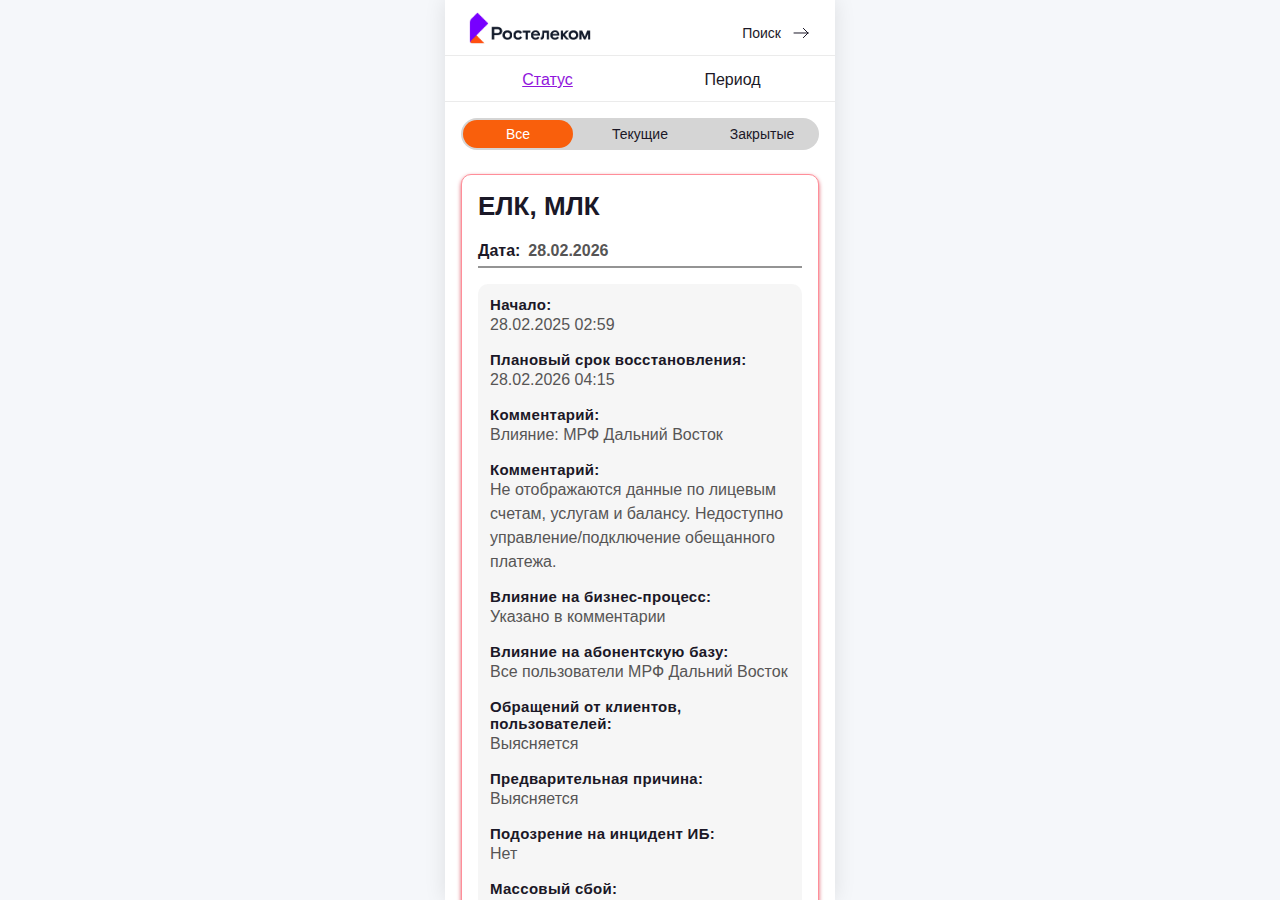
<file: index.html>
<!DOCTYPE html>
<html lang="ru">
<head>
    <meta charset="UTF-8">
    <meta name="viewport" content="width=device-width, initial-scale=1.0, maximum-scale=1.0, user-scalable=yes">
    <title>Ростелеком. Аварии.</title>
    <link rel="stylesheet" href="style.css">
    <link rel="stylesheet" href="search.css">
</head>
<body>
    <div class="phone-frame">

        <header class="header">
            <div class="logo-container">
                <img src="files/Logo.png">
            </div>
            <div class="header-right">
                <button class="header-search-btn" id="globalSearchBtn">
                    <span class="search-text-header">Поиск</span>
                    <img src="files/arrow-come.svg">
                </button>
            </div>
        </header>

        
        <div class="tabs-container main-tabs">
            <button class="tab-button active" data-tab="tab1">Статус</button>
            <button class="tab-button" data-tab="tab2">Период</button>
        </div>

        <main class="content" id="mainContent">
            <div id="tab1" class="tab-content active-tab">
                <div class="inner-tabs-container section1-tabs">
                    <button class="inner-tab-button active" data-section="1" data-inner-tab="all-cards">Все</button>
                    <button class="inner-tab-button" data-section="1" data-inner-tab="open-cards">Текущие</button>
                    <button class="inner-tab-button" data-section="1" data-inner-tab="closed-cards">Закрытые</button>
                </div>
                <div id="all-cards" class="inner-tab-content active-inner-tab" data-section="1">
                    <div class="cards-container" id="allCardsContainer"></div>
                </div>
                <div id="open-cards" class="inner-tab-content" data-section="1">
                    <div class="cards-container" id="openCardsContainer"></div>
                </div>
                <div id="closed-cards" class="inner-tab-content" data-section="1">
                    <div class="cards-container" id="closedCardsContainer"></div>
                </div>
            </div>

            <div id="tab2" class="tab-content">
                <div class="inner-tabs-container section2-tabs">
                    <button class="inner-tab-button active" data-section="2" data-inner-tab="today-cards">Сегодня</button>
                    <button class="inner-tab-button" data-section="2" data-inner-tab="week-cards">Неделя</button>
                    <button class="inner-tab-button" data-section="2" data-inner-tab="month-cards">Месяц</button>
                </div>
                <div id="today-cards" class="inner-tab-content active-inner-tab" data-section="2">
                    <div class="cards-container" id="todayCardsContainer"></div>
                </div>
                <div id="week-cards" class="inner-tab-content" data-section="2">
                    <div class="cards-container" id="weekCardsContainer"></div>
                </div>
                <div id="month-cards" class="inner-tab-content" data-section="2">
                    <div class="cards-container" id="monthCardsContainer">
                    </div>
                </div>
  
            </div>
        </main>
    </div>

    <template id="card-template">
        <div class="card" data-card-id="" data-status="">
            <div class="card-header">
                <h3 class="card-title"></h3>
            </div>
            <div class="card-date">
                <span class="date-label">Дата:</span>
                <span class="date-value"></span>
            </div>
            <div class="card-characteristics"></div>
            <div class="card-actions"></div>
        </div>
    </template>

    <script src="cards.js"></script>
    <script src="script.js"></script>
</body>
</html>
</file>
<file: style.css>
* {
    margin: 0;
    padding: 0;
    box-sizing: border-box;
}

body {
    font-family: -apple-system, BlinkMacSystemFont, 'Segoe UI', Roboto, Helvetica, Arial, sans-serif;
    background: #f5f7fa;
    min-height: 100vh;
    display: flex;
    flex-direction: column;
}

.phone-frame {
    max-width: 390px;
    width: 100%;
    margin: 0 auto;
    background: white;
    box-shadow: 0 0 20px rgba(0,0,0,0.1);
    height: 100vh;
    display: flex;
    flex-direction: column;
    position: relative;
    overflow: hidden;
}

.header {
    width: 100%;
    height: 56px;
    background-color: #ffffff;
    border-bottom: 1px solid rgba(0, 0, 0, 0.08);
    flex-shrink: 0;
    display: flex;
    align-items: center;
    justify-content: space-between;
    padding: 0 12px 0 16px;
}
.logo-container {
    display: flex;
    align-items: left;
    gap: 8px;
    width: 137px;
    height: 48px;
}
.header-search-btn {
    display: flex;
    align-items: center;
    gap: 6px;
    background: transparent;
    border: none;
    padding: 8px 8px;
    cursor: pointer;
    transition: all 0.2s ease;
    -webkit-tap-highlight-color: transparent;
    margin-top: 10px;
}
.search-icon-header {
    font-size: 28px;
    color: #1B1827;
}
.search-text-header {
    font-size: 14px;
    font-weight: 500;
    color: #1B1827;
}

/*Внешние табы*/
.main-tabs {
    margin-top: 10px;
    height: 36px;
    display: flex;
    width: 100%;
    background-color: transparent;
    flex-shrink: 0;
    padding: 0 16px;
    gap: 12px;
    border-bottom: 0.5px solid rgba(0, 0, 0, 0.08);   
}
.tab-button {
    flex: 1;
    height: 28px;
    background-color: transparent;
    border: none;
    border-radius: 30px;
    font-size: 16px;
    font-weight: 500;
    color: #1B1827;
    cursor: pointer;
    transition: all 0.2s ease;
    -webkit-tap-highlight-color: transparent;
}
.tab-button.active {
    background-color: transparent;
    color: #9015DC;
    text-decoration: underline;
}

/*Внутренние табы*/
.inner-tabs-container {
    height: 32px;
    border-radius: 16px;
    display: flex;
    width: 100%;
    background-color: #d5d5d5;
    flex-shrink: 0;
    padding: 0px 0 8px 0;
    gap: 8px;
    margin-top: -4px;
    margin-bottom: 8px;
}
.inner-tab-button {
    margin-top: 2px;
    margin-left: 2px;
    margin-right: 2px;
    flex: 1;
    height: 28px;
    background-color: transparent;
    border: none;
    border-radius: 14px;
    font-size: 14px;
    font-weight: 400;
    color: #1B1827;
    cursor: pointer;
    transition: all 0.2s ease;
    -webkit-tap-highlight-color: transparent;
}
.inner-tab-button.active {
    background-color: #F95F0C;
    font-weight: 500;
    color: white;
}

/* Карточки */
.cards-container {
    display: flex;
    flex-direction: column;
    gap: 30px;
    width: 100%;
}
.card, .result-card {
    background: white;
    border-radius: 10px;
    padding: 16px;
    transition: all 0.2s ease;
    width: 100%;
    display: flex;
    flex-direction: column;
    gap: 20px;
}
.card[data-status="open"], .result-card[data-status="open"] {
    border: 1.5px solid #FF8E99;
    box-shadow: 0 2px 4px #dc5c69;
}
.card[data-status="closed"], .result-card[data-status="closed"] {
    border: 1.5px solid #93F3B5;
    box-shadow: 0 3px 5px #82dcaf;
}
.card-header, .result-card-header {
    display: flex;
    justify-content: space-between;
    align-items: center;
    padding-bottom: 12px;
}
.card-title, .result-card-title {
    font-size: 26px;
    font-weight: 700;
    color: #1B1827;
    margin: 0;
}
.card-date {
    display: flex;
    align-items: center;
    gap: 8px;
    padding: 0 0 6px 0;
    border-bottom: 2px solid #949494;
    margin-bottom: 4px;
    margin-top: -12px;
    font-size: 16px;
}
.card-date .date-label {
    color: #1B1827;
    font-weight: 600;
}
.card-date .date-value {
    color: #565555;
    font-weight: 600;
}
.card-characteristics, .result-card-chars {
    margin-top: -8px;
    display: flex;
    flex-direction: column;
    gap: 6px;
    padding: 8px 0;
    background:#e0dfdf4a;
    border-radius: 10px;
}
.characteristic-item, .result-card-char-item {
    display: flex;
    flex-direction: column;
    /*gap: 4px;*/
    padding: 4px 12px;
    font-size: 12px;
    width: 100%;
}
.characteristic-name, .result-card-char-name {
    color: #1B1827;
    font-weight: 600;
    font-size: 15px;
    letter-spacing: 0.3px;
}
.characteristic-value, .result-card-char-value {
    color: #565555;
    font-weight: 400;
    font-size: 16px;
    line-height: 1.5;
    word-wrap: break-word; 
    overflow-wrap: break-word; 
    white-space: normal; 
    width: 100%;
}
.characteristic-value-long, .result-card-char-value-long {
    max-height: none; 
    overflow: visible; 
}
.card-actions, .result-card-actions {
    display: flex;
    gap: 12px;
    justify-content: flex;
    border-top: 2px solid #949494; 
    padding-top: 12px;
}
.card-btn, .result-card-btn {
    padding: 16px 40px;
    margin-top: 16px;
    border: none;
    border-radius: 6px;
    font-size: 14px;
    font-weight: 500;
    cursor: pointer;
    transition: all 0.2s ease;
    display: flex;
    align-items: center;
    justify-content: space-between;
    gap:16px;
    min-width: 120px;
    height: 28px;
}
.btn-delete, .btn-delete-result { 
    margin-right: auto;
    background-color: #ed7d88;
    color: #1B1827;
    border: 1px solid #ffdbdb;
}
.btn-status, .btn-status-result {
    margin-left: auto;
    background-color: #7cabf2;
    color: #1B1827;
    border: 1px solid #d1e4fa;
}


/* Основная область*/
.content {
    flex: 1;
    overflow-y: auto;
    -webkit-overflow-scrolling: touch;
    background-color: #ffffff;
    padding: 20px 16px;
    display: flex;
    flex-direction: column;
    gap: 16px;
    scrollbar-width: thin;
    scrollbar-color: #cbd0da #f2f4f8;
}
.tab-content {
    display: none;
    flex-direction: column;
    gap: 16px;
    width: 100%;
}
.tab-content.active-tab {
    display: flex;
}
.inner-tab-content {
    display: none;
}
.inner-tab-content.active-inner-tab {
    display: block;
}
</file>
<file: search.css>
.search-page {
    max-width: 390px;
    width: 100%;
    margin: 0 auto;
    background: white;
    height: 100vh;
    display: flex;
    flex-direction: column;
    box-shadow: 0 0 20px rgba(0,0,0,0.1);
    position: relative;
    overflow: hidden;
}

/* Заголовок страницы поиска */
.search-header {
    display: flex;
    height: 56px;
    align-items: center;
    padding: 16px;
    gap: 12px;
    border-bottom: 2px solid rgba(0, 0, 0, 0.08);
    background: white;
    position: sticky;
    top: 0;
    z-index: 10;
}

.back-button {
    width: 28px;
    height: 28px;
    background: transparent;
    border: none;
    cursor: pointer;
    display: flex;
    align-items: center;
    justify-content: center;
    color: #1a2639;
    transition: all 0.2s ease;
    -webkit-tap-highlight-color: transparent;
    margin-top: 10px;
}

/*.back-button:active {
    background: #e0e4ec;
    transform: scale(0.95);
}*/

.search-title {
    font-size: 18px;
    font-weight: 600;
    color: #1a2639;
    margin: 0;
}

/* Основной контейнер контента */
.search-page-container {
    flex: 1;
    overflow-y: auto;
    -webkit-overflow-scrolling: touch;
    padding: 20px 16px;
    display: flex;
    flex-direction: column;
    gap: 16px;
}

/* Обертка для поля поиска */
.search-page-input-wrapper {
    display: flex;
    align-items: center;
    height: 42px;
    background-color: transparent;
    border-radius: 6px;
    padding: 0 16px;
    border: 1px solid #F95F0C;
    transition: all 0.2s ease;
}

.search-page-input-wrapper:focus-within {
    border: 1px solid #F95F0C;
    box-shadow: 0 0 0 5px rgba(253, 89, 1, 0.1);
    background-color: transparent;
}

/*.search-page-icon {
    color: #8a99ae;
    font-size: 18px;
    margin-right: 8px;
}*/

.search-page-input {
    flex: 1;
    height: 52px;
    border: none;
    background: transparent;
    font-size: 16px;
    color: #1B1827;
    outline: none;
    padding: 0 4px;
}

/*.search-page-input::placeholder {
    color: #9aa8bb;
    font-size: 15px;
}*/

.search-page-clear {
    width: 24px;
    height: 24px;
    border-radius: 50%;
    background-color: #4d81ce;
    border: none;
    color: rgb(129, 65, 65);
    font-size: 14px;
    display: flex;
    align-items: center;
    justify-content: center;
    cursor: pointer;
    opacity: 0;
    transition: opacity 0.2s ease;
    margin-left: 4px;
    flex-shrink: 0;
    -webkit-tap-highlight-color: transparent;
}

/*.search-page-clear.visible {
    opacity: 1;
}*/

/*.search-page-clear:active {
    transform: scale(0.9);
    background-color: #8a99ae;
}*/

/* Информация о результатах поиска */
/*.search-page-results-info {
    font-size: 14px;
    color: #6b7a8f;
    margin: 8px 0 4px 4px;
    padding: 4px 0;
}*/

/* Контейнер результатов */
.search-results-container {
    display: flex;
    flex-direction: column;
    gap: 24px;
    width: 100%;
    margin-top: 16px;
}

/* Сообщение об отсутствии результатов */
.no-results {
    text-align: top;
    color: #9aa8bb;
    padding: 0 20px;
    font-size: 16px;
}
</file>
